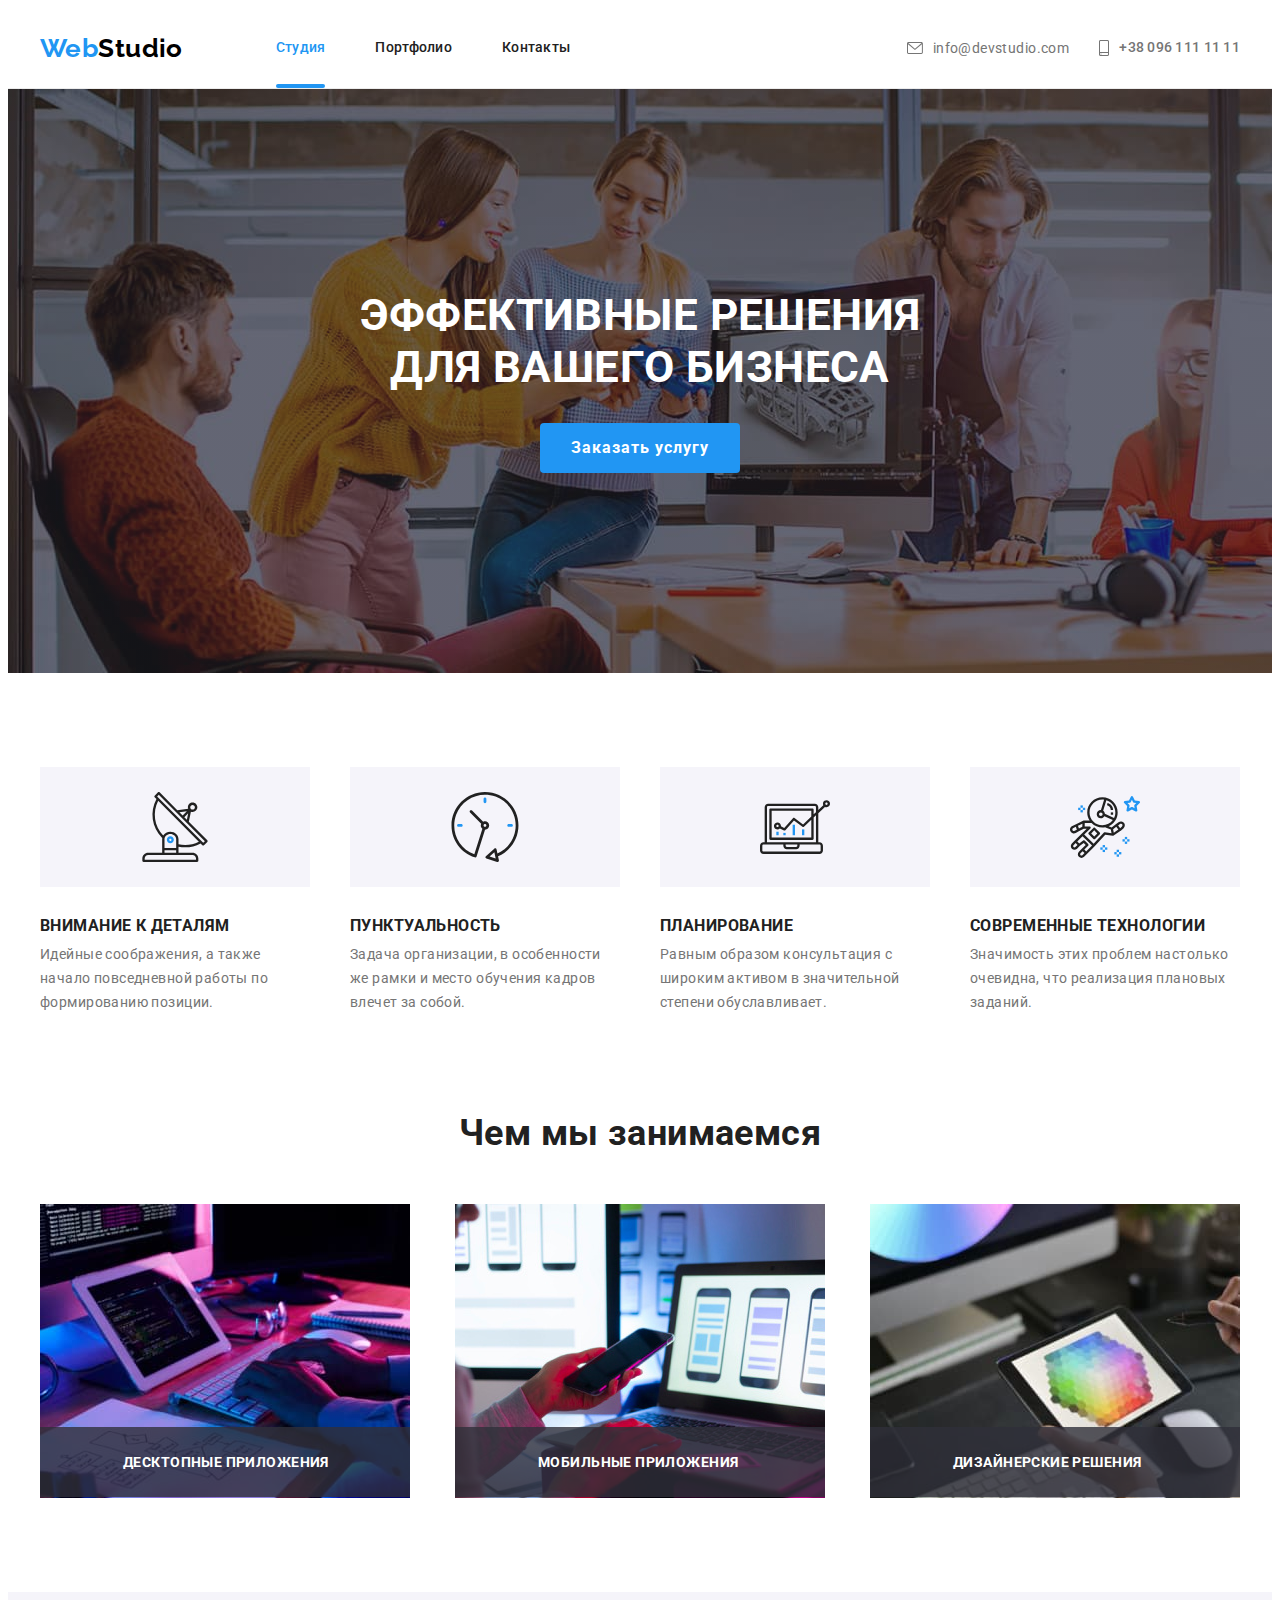
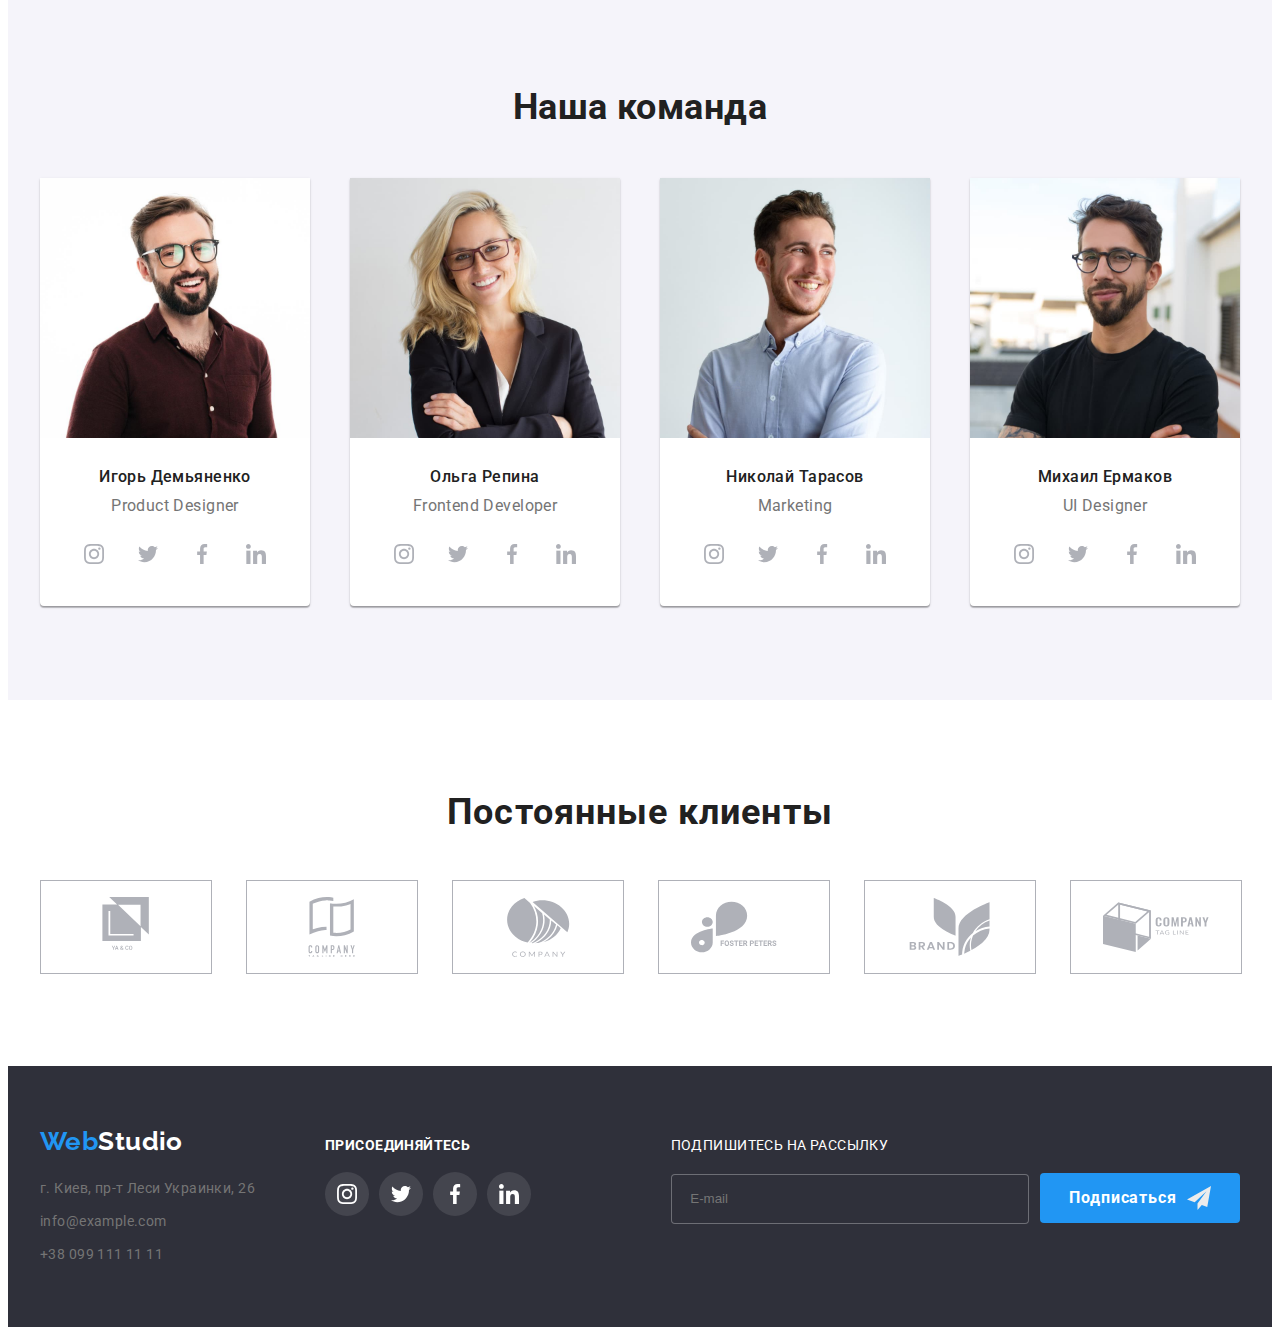
<file: index.html>
<!DOCTYPE html>
<html lang="ru">

<head>
    <meta charset="UTF-8">
    <meta http-equiv="X-UA-Compatible" content="IE=edge">
    <meta name="viewport" content="width=device-width, initial-scale=1.0">
    <title>Web Studio (Version 2.1)</title>
    <link
        href="https://fonts.googleapis.com/css2?family=Raleway:wght@700&family=Roboto:wght@400;500;700;900&display=swap"
        rel="stylesheet">
    <link rel="stylesheet" href="https://cdnjs.cloudflare.com/ajax/libs/modern-normalize/1.1.0/modern-normalize.min.css"
        integrity="sha512-wpPYUAdjBVSE4KJnH1VR1HeZfpl1ub8YT/NKx4PuQ5NmX2tKuGu6U/JRp5y+Y8XG2tV+wKQpNHVUX03MfMFn9Q=="
        crossorigin="anonymous" referrerpolicy="no-referrer" />
    <link rel="stylesheet" href="./css/styles.css" />
</head>

<body>

    <!--Header box-->
    <header class="header nav-head">
        <div class="container nav-head">

            <nav class="nav-container">

                <span class="web">Web<span class="studio">Studio</span></span>

                <ul class="nav">
                    <li class="item"><a href="index.html" class="link-accent">Студия</a></li>
                    <li class="item"><a href="portfolio.html" class="nav-link">Портфолио</a></li>
                    <li class="item"><a href="" class="nav-link">Контакты</a></li>
                </ul>

            </nav>

            <ul class="auth-nav">
                <li class="item"><a href="mailto:info@devstudio.com" class="hader-link">
                        <svg class="contact-icon-envelope" width="16" height="12">
                            <use href="./img/symbol-defs.svg#icon-envelope"></use>
                        </svg>info@devstudio.com</a>
                </li>
                <li class="item"><a href="tel:+380961111111" class="tel-link"><svg class="contact-icon-smartphone"
                            width="10" height="16">
                            <use href="./img/symbol-defs.svg#icon-smartphone"></use>
                        </svg>+38 096 111 11 11</a></li>
            </ul>
        </div>
    </header>

    <!--Main box-->
    <main>

        <!--Section of content 1-->

        <section class="main-section">
            <div class="container">
                <h1 class="heading">ЭФФЕКТИВНЫЕ РЕШЕНИЯ<br>ДЛЯ ВАШЕГО БИЗНЕСА</h1>

                <button type=button class="order-button" data-modal-open>Заказать услугу</button>

                <div class="backdrop is-hidden" data-modal>

                    <div class="modal">
                        <p class="non-txt"></p>
                        <button data-modal-close class="close-button"><svg class="close-icon" width="18px"
                                height="18px">
                                <use href="./img/symbol-defs.svg#icon-close-black"></use>
                            </svg></button>

                        <!-- Модальное окно -->

                        <form class="speaker-form">
                            <p class="collback">
                                Оставьте свои данные, мы вам перезвоним
                            </p>
                            <div class="form-field">
                                <label for="name">Имя</label>
                                <div class="form-box">

                                    <input class="form-input" type="text" name="name" id="name" autofocus /><svg
                                        class="icon-input" width="18px" height="18px">
                                        <use href="./img/symbol-defs.svg#icon-person-black"></use>
                                    </svg>
                                </div>
                            </div>

                            <div class="form-field">
                                <label for="tel">Телефон</label>
                                <div class="form-box">
                                    <input class="form-input" type="text" name="tel" id="tel" autocomplete="off"><svg
                                        class="icon-input" width="18px" height="18px">
                                        <use href="./img/symbol-defs.svg#icon-phone-black"></use>
                                    </svg>
                                </div>
                            </div>

                            <div class="form-field">
                                <label for="mail">Почта</label>
                                <div class="form-box">
                                    <input class="form-input" type="email" name="mail" id="mail"><svg class="icon-input"
                                        width="18px" height="18px">
                                        <use href="./img/symbol-defs.svg#icon-email-black"></use>
                                    </svg>
                                </div>
                            </div>
                            <div class="form-coment">
                                <label for="mail">Комментарий</label>
                                <textarea name="comment" id="comment" cols="30" rows="10" placeholder="Введите текст"
                                    class="text-area"></textarea>
                            </div>
                            <div class="form-policy">

                                <label class="label">
                                    <input class="form-input-check" type="checkbox" name="policy" />
                                    <span class="icon-check"></span>Соглашаюсь с рассылкой и принимаю
                                </label>
                                <a href="" class="contract">Условия договора</a>
                            </div>
                            <button type="submit" class="order-button">Отправить</button>
                        </form>
                    </div>
                </div>
            </div>
        </section>

        <!--Section of content 2-->
        <section class="section qualitie">
            <div class="container">
                <h2 hidden>Рабочие качества</h2>
                <ul class="section-content">
                    <li class="li-content">
                        <div class="icon-quality">
                            <svg class="worck-icon">
                                <use href="./img/symbol-defs.svg#icon-antenna"></use>
                            </svg>
                        </div>
                        <h3 class="worck-title">ВНИМАНИЕ К ДЕТАЛЯМ</h3>
                        <p class="worck-content">Идейные соображения, а также начало
                            повседневной работы по формированию
                            позиции.</p>
                    </li>

                    <li class="li-content">
                        <div class="icon-quality">
                            <svg class="worck-icon">
                                <use href="./img/symbol-defs.svg#icon-clock"></use>
                            </svg>
                        </div>
                        <h3 class="worck-title">ПУНКТУАЛЬНОСТЬ</h3>
                        <p class="worck-content">Задача организации, в особенности
                            же рамки и место обучения кадров
                            влечет за собой.</p>
                    </li>

                    <li class="li-content">
                        <div class="icon-quality">
                            <svg class="worck-icon">
                                <use href="./img/symbol-defs.svg#icon-diagram"></use>
                            </svg>
                        </div>
                        <h3 class="worck-title">ПЛАНИРОВАНИЕ</h3>
                        <p class="worck-content">Равным образом консультация с широким
                            активом в значительной степени
                            обуславливает.</p>
                    </li>

                    <li class="li-content">
                        <div class="icon-quality">
                            <svg class="worck-icon">
                                <use href="./img/symbol-defs.svg#icon-astronaut"></use>
                            </svg>
                        </div>
                        <h3 class="worck-title">СОВРЕМЕННЫЕ ТЕХНОЛОГИИ</h3>
                        <p class="worck-content">Значимость этих проблем настолько очевидна,
                            что реализация плановых
                            заданий.</p>
                    </li>
                </ul>
            </div>
        </section>

        <!--Section of content 3-->
        <section class="section">
            <div class="container">
                <h2 class="our-activities">Чем мы занимаемся</h2>
                <ul class="section-worck">

                    <li class="li-worck">
                        <div class="li-worck-title">Десктопные приложения</div>
                        <img src="./img/box1.jpg" width=370 alt="Человек работает на айпаде">
                    </li>

                    <li class="li-worck">
                        <div class="li-worck-title">Мобильные приложения</div>
                        <img src="./img/box2.jpg" width=370 alt="Человек  работает на лептопе и держит в руке телефон">
                    </li>

                    <li class="li-worck">
                        <div class="li-worck-title">Дизайнерские решения</div>
                        <img src="./img/box3.jpg" width=370 alt="Человек держит в руках айпад с выбором цветовой гаммы">
                    </li>
                </ul>
            </div>
        </section>

        <!--Section of content 4-->
        <section class="section section-color">
            <div class="container">
                <h2 class="our-activities">Наша команда</h2>

                <!--Список команды-->
                <ul class="our-team">

                    <!--Контент карточки-->
                    <li class="li-team">
                        <img src="img/foto1.jpg" width=270 alt="фото Игорь Демьяненко">
                        <div class="person-information">
                            <h3 class="worck-team">Игорь Демьяненко</h3>
                            <p class="person">Product Designer</p>
                        </div>

                        <!--Список ссылок соцсетей-->
                        <ul class="soc-icon">
                            <li class="soc-link">
                                <a href="" class="soc-link-box">
                                    <svg width="20" height="20" class="instagram">
                                        <use href="./img/symbol-defs.svg#icon-instagram"></use>
                                    </svg>
                                </a>
                            </li>
                            <li class="soc-link">
                                <a href="" class="soc-link-box">
                                    <svg width="20" height="20" class="instagram">
                                        <use href="./img/symbol-defs.svg#icon-twitter1"></use>
                                    </svg>
                                </a>
                            </li>

                            <li class="soc-link">
                                <a href="" class="soc-link-box">
                                    <svg width="20" height="20" class="instagram">
                                        <use href="./img/symbol-defs.svg#icon-facebook"></use>
                                    </svg>
                                </a>
                            </li>
                            <li class="soc-link">
                                <a href="" class="soc-link-box">
                                    <svg width="20" height="20" class="instagram">
                                        <use href="./img/symbol-defs.svg#icon-linkedin"></use>
                                    </svg>
                                </a>
                            </li>
                        </ul>
                    </li>

                    <li class="li-team">
                        <img src="img/foto2.jpg" width=270 alt="фото Ольга Репина">
                        <div class="person-information">
                            <h3 class="worck-team">Ольга Репина</h3>
                            <p class="person">Frontend Developer</p>
                        </div>
                        <!--Список ссылок соцсетей-->
                        <ul class="soc-icon">
                            <li class="soc-link">
                                <a href="" class="soc-link-box">
                                    <svg width="20" height="20" class="instagram">
                                        <use href="./img/symbol-defs.svg#icon-instagram"></use>
                                    </svg>
                                </a>
                            </li>
                            <li class="soc-link">
                                <a href="" class="soc-link-box">
                                    <svg width="20" height="20" class="instagram">
                                        <use href="./img/symbol-defs.svg#icon-twitter1"></use>
                                    </svg>
                                </a>
                            </li>

                            <li class="soc-link">
                                <a href="" class="soc-link-box">
                                    <svg width="20" height="20" class="instagram">
                                        <use href="./img/symbol-defs.svg#icon-facebook"></use>
                                    </svg>
                                </a>
                            </li>
                            <li class="soc-link">
                                <a href="" class="soc-link-box">
                                    <svg width="20" height="20" class="instagram">
                                        <use href="./img/symbol-defs.svg#icon-linkedin"></use>
                                    </svg>
                                </a>
                            </li>
                        </ul>
                    </li>

                    <li class="li-team">
                        <img src="img/foto3.jpg" width=270 alt="фото Николай Тарасов">
                        <div class="person-information">
                            <h3 class="worck-team">Николай Тарасов</h3>
                            <p class="person">Marketing</p>
                        </div>
                        <!--Список ссылок соцсетей-->
                        <ul class="soc-icon">
                            <li class="soc-link">
                                <a href="" class="soc-link-box">
                                    <svg width="20" height="20" class="instagram">
                                        <use href="./img/symbol-defs.svg#icon-instagram"></use>
                                    </svg>
                                </a>
                            </li>
                            <li class="soc-link">
                                <a href="" class="soc-link-box">
                                    <svg width="20" height="20" class="instagram">
                                        <use href="./img/symbol-defs.svg#icon-twitter1"></use>
                                    </svg>
                                </a>
                            </li>

                            <li class="soc-link">
                                <a href="" class="soc-link-box">
                                    <svg width="20" height="20" class="instagram">
                                        <use href="./img/symbol-defs.svg#icon-facebook"></use>
                                    </svg>
                                </a>
                            </li>
                            <li class="soc-link">
                                <a href="" class="soc-link-box">
                                    <svg width="20" height="20" class="instagram">
                                        <use href="./img/symbol-defs.svg#icon-linkedin"></use>
                                    </svg>
                                </a>
                            </li>
                        </ul>
                    </li>

                    <li class="li-team">
                        <img src="img/foto4.jpg" width=270 alt="фото Михаил Ермаков">
                        <div class="person-information">
                            <h3 class="worck-team">Михаил Ермаков</h3>
                            <p class="person">UI Designer</p>
                        </div>
                        <!--Список ссылок соцсетей-->
                        <ul class="soc-icon">
                            <li class="soc-link">
                                <a href="" class="soc-link-box">
                                    <svg width="20" height="20" class="instagram">
                                        <use href="./img/symbol-defs.svg#icon-instagram"></use>
                                    </svg>
                                </a>
                            </li>
                            <li class="soc-link">
                                <a href="" class="soc-link-box">
                                    <svg width="20" height="20" class="instagram">
                                        <use href="./img/symbol-defs.svg#icon-twitter1"></use>
                                    </svg>
                                </a>
                            </li>

                            <li class="soc-link">
                                <a href="" class="soc-link-box">
                                    <svg width="20" height="20" class="instagram">
                                        <use href="./img/symbol-defs.svg#icon-facebook"></use>
                                    </svg>
                                </a>
                            </li>
                            <li class="soc-link">
                                <a href="" class="soc-link-box">
                                    <svg width="20" height="20" class="instagram">
                                        <use href="./img/symbol-defs.svg#icon-linkedin"></use>
                                    </svg>
                                </a>
                            </li>
                        </ul>
                    </li>
                </ul>
            </div>
        </section>

        <!-- Section of content 5 -->
        <section class="container">
            <h2 class="clients">Постоянные клиенты</h2>
            <ul class="customers-list">
                <li class="customers">
                    <a href="" class="customers-link"><svg width="106" height="60">
                            <use href="./img/symbol-defs.svg#icon-group"></use>
                        </svg>
                    </a>
                </li>
                <li class="customers">
                    <a href="" class="customers-link"><svg width="106" height="60">
                            <use href="./img/symbol-defs.svg#icon-group2"></use>
                        </svg>
                    </a>
                </li>
                <li class="customers">
                    <a href="" class="customers-link"><svg width="106" height="60">
                            <use href="./img/symbol-defs.svg#icon-group3"></use>
                        </svg>
                    </a>
                </li>
                <li class="customers">
                    <a href="" class="customers-link"><svg width="106" height="60">
                            <use href="./img/symbol-defs.svg#icon-group4"></use>
                        </svg>
                    </a>
                </li>
                <li class="customers">
                    <a href="" class="customers-link"><svg width="106" height="60">
                            <use href="./img/symbol-defs.svg#icon-group5"></use>
                        </svg>
                    </a>
                </li>
                <li class="customers">
                    <a href="" class="customers-link"><svg width="106" height="60">
                            <use href="./img/symbol-defs.svg#icon-group6"></use>
                        </svg>
                    </a>
                </li>
            </ul>
        </section>

    </main>

    <!--Footer box-->
    <footer class="footer">
        <div class="container nav-foot">
            <div class="footer-contact-box">
                <span class="web-footer">Web<span class="studio-footer">Studio</span></span>

                <address class="address">
                    <ul class="ul-footer">
                        <li><a href="г.Киев,пр-тЛесиУкраинки,26" class="footer-adress">г. Киев, пр-т Леси Украинки,
                                26</a>
                        </li>
                        <li><a href="mailto:info@example.com" class="footer-contact">info@example.com</a></li>
                        <li><a href="tel:+380991111111" class="footer-tel">+38 099 111 11 11</a></li>
                    </ul>
                </address>
            </div>
            <div>
                <ul class="soc-icon-footer">

                    <li>
                        <h4 class="connect">присоединяйтесь</h4>

                        <!--Список ссылок соцсетей-->

                        <ul class="soc-icon">
                            <li class="soc-link">
                                <a href="" class="soc-link-footer">
                                    <svg width="20" height="20" class="instagram">
                                        <use href="./img/symbol-defs.svg#icon-instagram"></use>
                                    </svg>
                                </a>
                            </li>
                            <li class="soc-link">
                                <a href="" class="soc-link-footer">
                                    <svg width="20" height="20" class="instagram">
                                        <use href="./img/symbol-defs.svg#icon-twitter1"></use>
                                    </svg>
                                </a>
                            </li>

                            <li class="soc-link">
                                <a href="" class="soc-link-footer">
                                    <svg width="20" height="20" class="instagram">
                                        <use href="./img/symbol-defs.svg#icon-facebook"></use>
                                    </svg>
                                </a>
                            </li>
                            <li class="soc-link">
                                <a href="" class="soc-link-footer">
                                    <svg width="20" height="20" class="instagram">
                                        <use href="./img/symbol-defs.svg#icon-linkedin"></use>
                                    </svg>
                                </a>
                            </li>
                        </ul>
                    </li>
                </ul>
            </div>
            <div class="mail-form">
                <ul>
                    <li>
                        <label for="mail-name" class="mailing">Подпишитесь на рассылку</label>
                        <ul>
                            <li>
                                <input type="email" class="input-mail" name="name" id="mail-name"
                                    placeholder=" E-mail" />

                                <button type="submit" class="mail-button">Подписаться<svg width="24" height="24"
                                        class="send">
                                        <use href="./img/symbol-defs.svg#icon-icon-send"></use>
                                    </svg></button>
                            </li>
                        </ul>
                    </li>
                </ul>



            </div>
        </div>
    </footer>
    <script src="./js/modal.js"></script>
    <!-- <script>
        (() => {
            document
                .querySelector('.js-speaker-form')
                .addEventListener('submit', e => {
                    e.preventDefault();
                    new FormData(e.currentTarget).forEach((value, name) =>
                        console.log(`${name}: ${value}`),
                    );
                    e.currentTarget.reset();
                });
        })();
    </script> -->
</body>

</html>
</file>
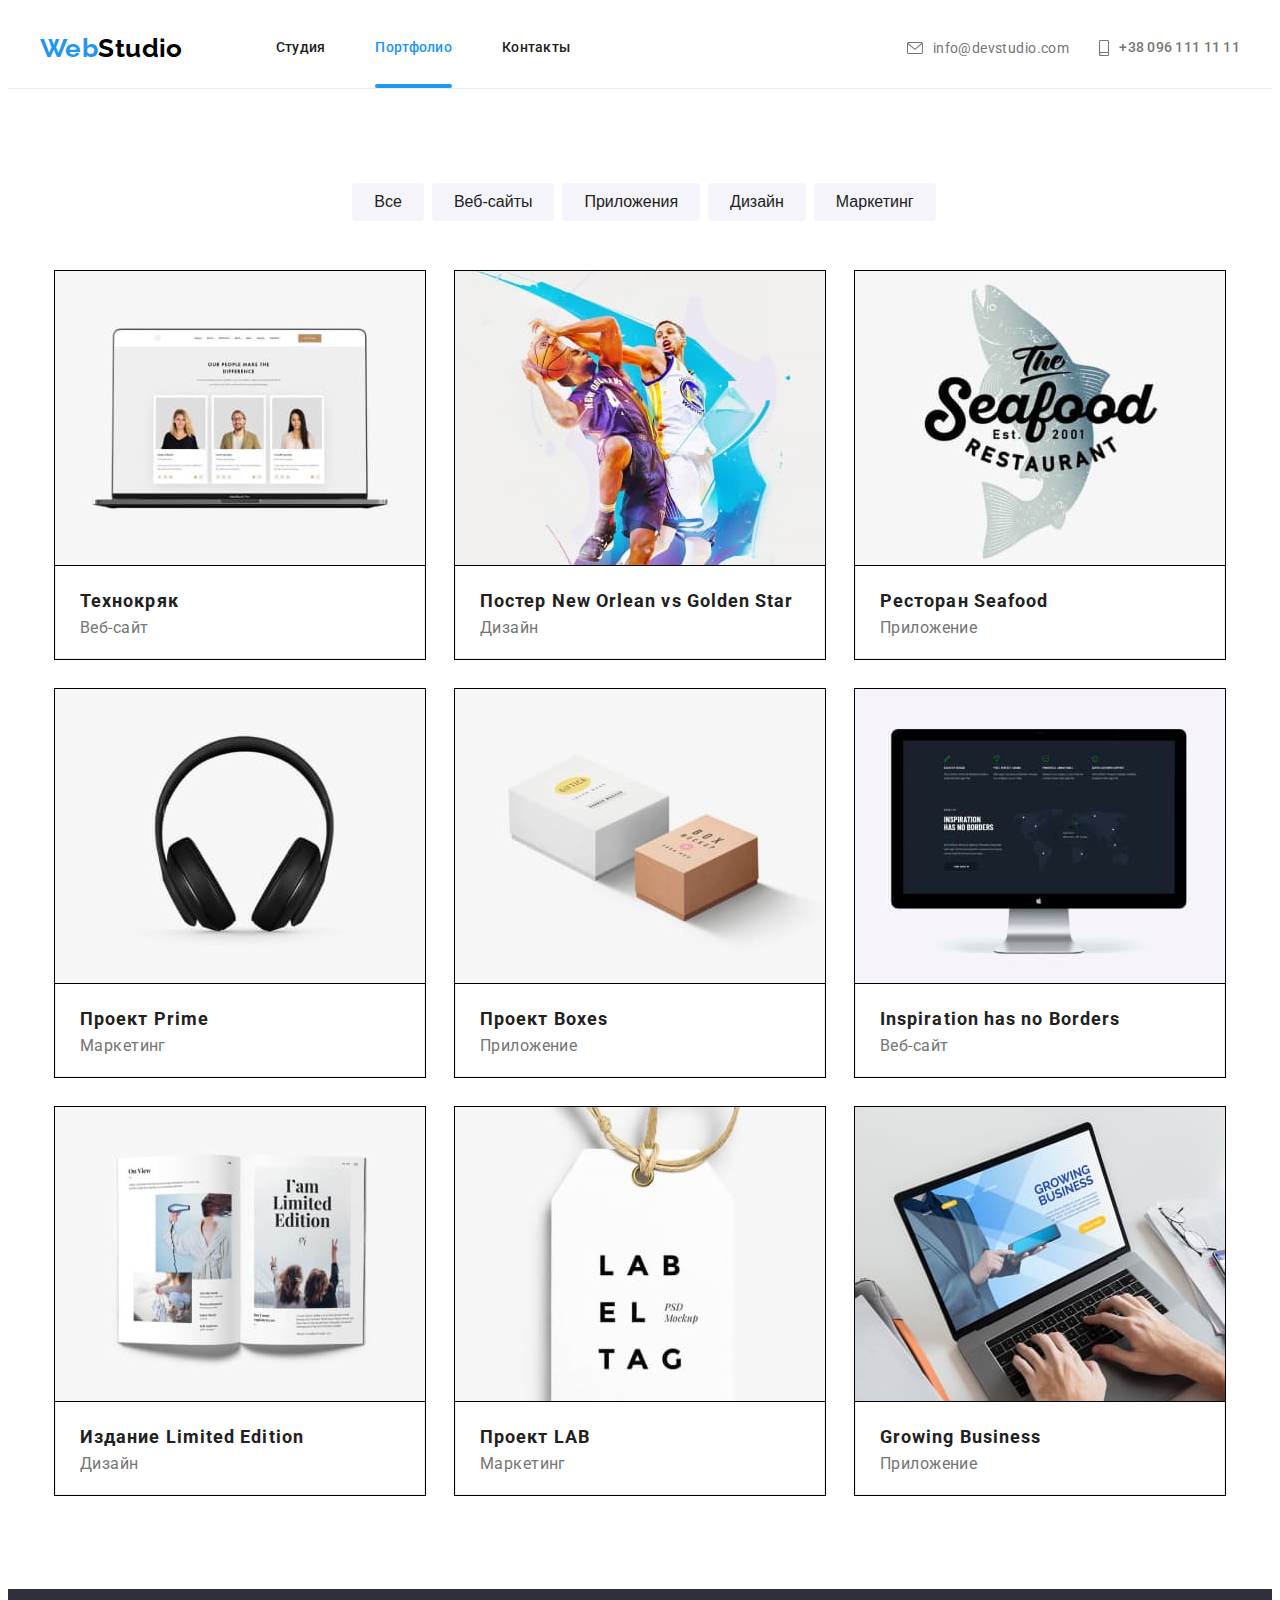
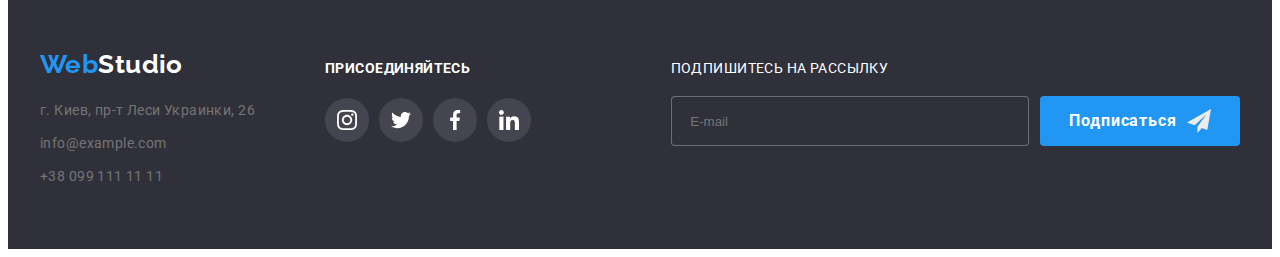
<file: portfolio.html>
<!DOCTYPE html>
<html lang="ru">
<head>
    <meta charset="UTF-8">
    <meta http-equiv="X-UA-Compatible" content="IE=edge">
    <meta name="viewport" content="width=device-width, initial-scale=1.0">
    <title>Portfolio</title>
    <link href="https://fonts.googleapis.com/css2?family=Raleway:wght@700&family=Roboto:wght@400;500;700;900&display=swap"
        rel="stylesheet">
        <link rel="stylesheet" href="https://cdnjs.cloudflare.com/ajax/libs/modern-normalize/1.1.0/modern-normalize.min.css"
            integrity="sha512-wpPYUAdjBVSE4KJnH1VR1HeZfpl1ub8YT/NKx4PuQ5NmX2tKuGu6U/JRp5y+Y8XG2tV+wKQpNHVUX03MfMFn9Q=="
            crossorigin="anonymous" referrerpolicy="no-referrer" />
    <link rel="stylesheet" href="./css/styles.css" />
</head>

<body>
    
<!--Header box-->
<header class="header nav-head">
    <div class="container nav-head">

        <nav class="nav-container">

            <span class="web">Web<span class="studio">Studio</span></span>

            <ul class="nav">
                <li class="item"><a href="index.html" class="nav-link">Студия</a></li>
                <li class="item"><a href="portfolio.html" class="link-accent">Портфолио</a></li>
                <li class="item"><a href="" class="nav-link">Контакты</a></li>
            </ul>

        </nav>

        <ul class="auth-nav">
            <li class="item"><a href="mailto:info@devstudio.com" class="hader-link">
                    <svg class="contact-icon-envelope" width="16" height="12">
                        <use href="./img/symbol-defs.svg#icon-envelope"></use>
                    </svg>info@devstudio.com</a>
            </li>
            <li class="item"><a href="tel:+380961111111" class="tel-link"><svg class="contact-icon-smartphone" width="10"
                        height="16">
                        <use href="./img/symbol-defs.svg#icon-smartphone"></use>
                    </svg>+38 096 111 11 11</a></li>
        </ul>
    </div>
</header>
 <main>
        <section class="section">
            <div class="container">
                  <h1 hidden >Список наших проектов</h1>
 <!--Список кнопок-->
            <ul class="filter">
                <li class="li-button"><button type=button class="button">Все</button></li>
                <li class="li-button"><button type=button class="button">Веб-сайты</button></li>
                <li class="li-button"><button type=button class="button">Приложения</button></li>
                <li class="li-button"><button type=button class="button">Дизайн</button></li>
                <li class="li-button"><button type=button class="button">Маркетинг</button></li>
            </ul>
<!--Список карточек-->
                    <h2 hidden >Основной контент</h2>

                <ul class="flex-contener">
                    <li class="flex-element">
                            <a href="" class="w-link">
                                <div class="product-box">
                                    <p class="worck-text">
                                        Технокряк это современная площадка распространения коронавируса.
                                        Компании используют эту платформу для цифрового
                                        шпионажа и атак на защищённые сервера конкурентов.
                                    </p>
                                    <img src="img/img.jpg" width=367 alt="Фотокарточки 3 штуки">
                                    
                                </div>
                                <div class="card">
                                    <h3 class="sub-title">Технокряк</h3>
                                    <p class="person">Веб-сайт</p>
                                </div>
                            </a>
                    </li>
                                    
                    <li class="flex-element">
                        <a href="" class="w-link">
                            <div class="product-box">
                            <p class="worck-text">Технокряк это современная площадка
                                 распространения коронавируса.
                                Компании используют эту платформу для цифрового
                                шпионажа и атак на защищённые сервера конкурентов.
                            </p>
                            <img src="img/img(1).jpg" width=367 alt="Игра в баскетболл">
                            </div>
                        <div class="card">
                        <h3 class="sub-title">Постер New Orlean vs Golden Star</h3>
                        <p class="person">Дизайн</p>  
                        </div>
                        </a>
                    </li>
        
                    <li class="flex-element">
                        <a href="" class="w-link">
                            <div class="product-box">
                                <p class="worck-text">Технокряк это современная площадка
                                    распространения коронавируса.
                                    Компании используют эту платформу для цифрового
                                    шпионажа и атак на защищённые сервера конкурентов.
                                </p>
                        <img src="img/img(2).jpg" width=367 alt="Логотип ресторана морепродуктов">
                        </div>
                        <div class="card">
                        <h3 class="sub-title">Ресторан Seafood</h3>
                        <p class="person">Приложение</p>
                        </div></a>
                    </li>
            
                    <li class="flex-element">
                        <a href="" class="w-link">
                            <div class="product-box">
                                <p class="worck-text">Технокряк это современная площадка
                                    распространения коронавируса.
                                    Компании используют эту платформу для цифрового
                                    шпионажа и атак на защищённые сервера конкурентов.
                                </p><img src="img/img(3).jpg" width=367 alt="Наушники">
                            </div>
                        <div class="card">
                        <h3 class="sub-title">Проект Prime</h3>
                        <p class="person">Маркетинг</p>
                        </div></a>
                    </li>

                    <li class="flex-element">
                        <a href="" class="w-link">
                            <div class="product-box">
                                <p class="worck-text">Технокряк это современная площадка
                                    распространения коронавируса.
                                    Компании используют эту платформу для цифрового
                                    шпионажа и атак на защищённые сервера конкурентов.
                                </p>
                                
                                <img src="img/img(4).jpg" width=367 alt="Две коробки">
                                
                             </div>
                        <div class="card">
                        <h3 class="sub-title">Проект Boxes</h3>
                        <p class="person">Приложение</p>
                        </div></a>
                    </li>
                    
                    <li class="flex-element">
                        <a href="" class="w-link">
                            <div class="product-box">
                                <p class="worck-text">Технокряк это современная площадка
                                    распространения коронавируса.
                                    Компании используют эту платформу для цифрового
                                    шпионажа и атак на защищённые сервера конкурентов.
                                </p><img src="img/img(5).jpg" width=367 alt="Монитор">
                                </div>
                        <div class="card">
                        <h3 class="sub-title">Inspiration has no Borders</h3>
                        <p class="person">Веб-сайт</p>               
                        </div></a>
                    <li class="flex-element">
                        <a href="" class="w-link">
                            <div class="product-box">
                                <p class="worck-text">Технокряк это современная площадка
                                    распространения коронавируса.
                                    Компании используют эту платформу для цифрового
                                    шпионажа и атак на защищённые сервера конкурентов.
                                </p><img src="img/img(6).jpg" width=367 alt="Журнал лимитед эдишен">
                                </div>
                        <div class="card">
                        <h3 class="sub-title">Издание Limited Edition</h3>
                        <p class="person">Дизайн</p>
                        </div></a>
                    </li>
                
                    <li class="flex-element">
                        <a href="" class="w-link">
                            <div class="product-box">
                                <p class="worck-text">Технокряк это современная площадка
                                    распространения коронавируса.
                                    Компании используют эту платформу для цифрового
                                    шпионажа и атак на защищённые сервера конкурентов.
                                </p><img src="img/img(7).jpg" width=367 alt="Стикер лаб">
                                </div>
                        <div class="card">
                        <h3 class="sub-title">Проект LAB</h3>
                        <p class="person">Маркетинг</p>
                        </div></a>
                    </li>
                    <li class="flex-element">
                        <a href="" class="w-link">
                            <div class="product-box">
                                <p class="worck-text">Технокряк это современная площадка
                                    распространения коронавируса.
                                    Компании используют эту платформу для цифрового
                                    шпионажа и атак на защищённые сервера конкурентов.
                                </p><img src="img/img(8).jpg" width=367 alt="лептоп">
                                </div>
                        <div class="card">
                        <h3 class="sub-title">Growing Business</h3>
                        <p class="person">Приложение</p>
                        </div></a>
                    </li>
                </ul>
            </div>
          </section>
            </main>

    <!--Footer box-->
<footer class="footer">
    <div class="container nav-foot">
        <div class="footer-contact-box">
            <span class="web-footer">Web<span class="studio-footer">Studio</span></span>

            <address class="address">
                <ul class="ul-footer">
                    <li><a href="г.Киев,пр-тЛесиУкраинки,26" class="footer-adress">г. Киев, пр-т Леси Украинки, 26</a>
                    </li>
                    <li><a href="mailto:info@example.com" class="footer-contact">info@example.com</a></li>
                    <li><a href="tel:+380991111111" class="footer-tel">+38 099 111 11 11</a></li>
                </ul>
            </address>
        </div>
        <div class="footer-contact-icon">
            <ul class="soc-icon-footer">

                <li>
                    <h4 class="connect">присоединяйтесь</h4>

                    <!--Список ссылок соцсетей-->

                    <ul class="soc-icon-foot">
                        <li class="soc-link">
                            <a href="" class="soc-link-footer">
                                <svg width="20" height="20" class="instagram">
                                    <use href="./img/symbol-defs.svg#icon-instagram"></use>
                                </svg>
                            </a>
                        </li>
                        <li class="soc-link">
                            <a href="" class="soc-link-footer">
                                <svg width="20" height="20" class="instagram">
                                    <use href="./img/symbol-defs.svg#icon-twitter1"></use>
                                </svg>
                            </a>
                        </li>

                        <li class="soc-link">
                            <a href="" class="soc-link-footer">
                                <svg width="20" height="20" class="instagram">
                                    <use href="./img/symbol-defs.svg#icon-facebook"></use>
                                </svg>
                            </a>
                        </li>
                        <li class="soc-link">
                            <a href="" class="soc-link-footer">
                                <svg width="20" height="20" class="instagram">
                                    <use href="./img/symbol-defs.svg#icon-linkedin"></use>
                                </svg>
                            </a>
                        </li>
                    </ul>
                </li>
            </ul>
        </div>
        <div class="mail-form">
            <ul>
                <li>
                    <label for="name" class="mailing">Подпишитесь на рассылку</label>
                    <ul>
                        <li>
                            <input type="email" class="input-mail" name="name" id="name" placeholder=" E-mail" />

                            <button type="submit" class="mail-button">Подписаться<svg width="24" height="24"
                                    class="send">
                                    <use href="./img/symbol-defs.svg#icon-icon-send"></use>
                                </svg></button>
                        </li>
                    </ul>
                </li>
            </ul>
        </div>
    </div>
</footer>
</body>
</html>
</file>
<file: css/styles.css>
/* Палитра цветов */
:root {
  --main-txt-color: #212121;
  --body-color: #ffffff;
  --txt-color: #757575;
  --heder-link-color: #2196f3;
  --logo-footer-color: #000000;
  --section1-background-color: #2f303a;
  --footer-link-color: rgb(255, 255, 255, 0.6);
  --section2-background-color: #ececec;
  --section-background-color: #f5f4fa;
  --activity-color: #ff0000;
  --border-color: rgb(175, 177, 184);
  --color-opacity: rgba(0, 0, 0, 0.2);
  --circle-coloir: rgba(0, 0, 0, 0.1);
  --worck-card-color: rgba(47, 48, 58, 0.8);
  --worck-color: rgba(33, 150, 243, 0.9);
  --mail-border-color: rgba(255, 255, 255, 0.3);
  --contact-border-color: rgba(33, 33, 33, 0.2);
}
/* Убирает точки */
ul {
  list-style: none;
  margin: 0;
  padding: 0;
}
h1,
h2,
h3,
h4,
h5,
h6,
p {
  margin: 0;
  padding: 0;
}

/* Задает цвет основному шрифту */
body {
  color: var(--txt-color);
  font-family: Roboto, sans-serif;
  font-size: 14px;
  letter-spacing: 0.03em;
  background: var(--body-color);
}
/* Убирает подчеркивание */
/* Превращает в блочный элемент и убирает зазоры картинок- ссылок */
a {
  text-decoration: none;
  display: block;
  display: grid;
}
.container {
  width: 1200px;
  margin-right: auto;
  margin-left: auto;
  padding-left: 15px;
  padding-right: 15px;
}
.nav-head {
  display: flex;
  align-items: center;
}

/* Стилизация хедера nav */
.header {
  max-width: 1600px;
  height: 80px;
  margin-left: auto;
  margin-right: auto;

  /* Установит стили нинжней рамки */
  border-bottom-width: 1px;
  border-bottom-style: solid;
  border-bottom-color: var(--section2-background-color);
}
.auth-nav {
  display: flex;
  margin-left: auto;
  align-items: center;
  list-style: none;
}

.link-box {
  margin-left: auto;
}
.nav-container {
  display: flex;
  align-items: center;
}
.logo {
  color: var(--logo-footer-color);
  font-family: raleway, sans-serif;
  font-size: 26px;
  line-height: 1.19;
  font-weight: 700;
  text-decoration: none;
}
.nav-link {
  color: var(--main-txt-color);
  line-height: 1.14;
  letter-spacing: 0.02em;
  font-weight: 500;
  padding-top: 32px;
  padding-bottom: 32px;
  transition: background-color 250ms, cubic-bezier(0.4, 0, 0.2, 1) 250ms;
}
.link-accent {
  padding-top: 32px;
  padding-bottom: 32px;
  color: var(--heder-link-color);
  line-height: 1.14;
  letter-spacing: 0.02em;
  font-weight: 500;
  position: relative;
  display: block;
}
.link-accent::after {
  content: "";
  position: absolute;
  bottom: 0;
  display: block;
  width: 100%;
  height: 4px;
  border-radius: 2px;
  background-color: var(--heder-link-color);
}
.link-accent:hover::after {
  /* прозрачность */
  opacity: 1;
  /* на сколько растянуться 1 это-100% ширины */
  transform: scaleX(1);
}
/* Стилизация хедера контакты */
.tel-link {
  line-height: 1.14;
  letter-spacing: 0.02em;
  font-weight: 500;
  fill: var(--txt-color);
  color: currentColor;
  display: flex;
  align-items: center;
  transition: background-color 250ms, cubic-bezier(0.4, 0, 0.2, 1) 250ms;
}
.hader-link {
  fill: var(--txt-color);
  margin-right: 30px;
  color: currentColor;
  display: flex;
  align-items: center;
  /* задержка */
  transition: background-color 250ms, cubic-bezier(0.4, 0, 0.2, 1) 250ms;
}
.contact-icon-envelope {
  margin-right: 10px;
}
.contact-icon-smartphone {
  margin-right: 10px;
}

/* Псевдоэлементы ссылок */

.tel-link:hover,
.tel-link:focus,
.nav-link:hover,
.nav-link:focus,
.hader-link:hover,
.hader-link:focus {
  color: var(--heder-link-color);
  fill: var(--heder-link-color);
}

.footer-adress:hover,
.footer-adress:focus {
  color: var(--body-color);
}
.footer-tel:hover,
.footer-contact:hover,
.footer-contact:focus {
  color: var(--footer-link-color);
}
/* подсветка ссылки при активации */
.footer-adress:active,
.footer-contact:active,
.tel-link:active,
.nav-link:active {
  color: var(--activity-color);
}

/* Стилизация кнопок */
.order-button {
  background-color: var(--heder-link-color);
  color: var(--sub-txt-color);
  cursor: pointer;
  font-family: inherit;
  font-size: 16px;
  line-height: 1.87;
  text-align: center;
  letter-spacing: 0.06em;
  font-weight: 700;
  width: 200px;
  height: 50px;
  margin-left: auto;
  margin-right: auto;
  border-radius: 4px;
  border: none;
}

.button:hover,
.button:focus {
  background-color: var(--heder-link-color);
  color: var(--body-color);
  box-shadow: 0px 4px 4px 0px #00000040;
}
.button {
  color: var(--main-txt-color);
  background-color: var(--section-background-color);
  font-size: 16px;
  line-height: 1.62;
  font-weight: 400;
  cursor: pointer;
  border-radius: 4px;
  padding: 6px 22px;
  border: none;
  transition: background-color 250ms, cubic-bezier(0.4, 0, 0.2, 1) 250ms;
}
/* Стилизация секция 1 */
.main-section {
  max-width: 1600px;
  background-color: var(--section1-background-color);
  background-image: linear-gradient(
      rgba(47, 48, 58, 0.4),
      rgba(47, 48, 58, 0.4)
    ),
    url(../img/hero.jpg);

  text-align: center;
  color: var(--body-color);
  padding-top: 200px;
  padding-bottom: 200px;
  margin-left: auto;
  margin-right: auto;
}

.heading {
  color: var(--sub-txt-color);
  font-size: 44px;
  margin-top: 0px;
  margin-bottom: 30px;
}
.main-heading {
  font-size: 44px;
  font-weight: 900;
  line-height: 1.36;
  letter-spacing: 0.06em;
}
/* Стилизация секция 2 */
.worck-title {
  line-height: 1.14;
  font-weight: 700;
  color: var(--main-txt-color);
  height: 16px;
  margin-top: 0px;
  margin-bottom: 10px;
}
.worck-content {
  line-height: 1.71;
  margin-top: 0px;
  margin-bottom: 0px;
  height: 75px;
}
.section-box {
  display: flex;
  flex-direction: column;
  width: 1170px;
  height: 101px;

  margin-left: auto;
  margin-right: auto;
  margin-bottom: 94px;
}
.section {
  max-width: 1600px;
  margin-left: auto;
  margin-right: auto;
  padding-top: 94px;
  padding-bottom: 94px;
}
.qualitie {
  padding-bottom: 0px;
}
.li-content {
  width: 270px;
}
.section-content {
  display: flex;
  justify-content: space-between;
}
.section-content .li-content + .li-content {
  margin-left: 30px;
}
/* Стилизация секция 3*/
.our-activities {
  font-weight: 700;
  font-size: 36px;
  line-height: 1.17;
  color: var(--main-txt-color);
  margin-top: 0px;
  margin-bottom: 50px;
  text-align: center;
}
.section-worck .li-worck + .li-worck {
  margin-left: 30px;
}
.li-worck::before {
  display: inline-block;
  position: absolute;
  content: "";
  width: 370px;
  height: 70px;
  background-color: var(--worck-card-color);
  transform: translatey(223px);
}
.section-worck {
  display: flex;
  justify-content: space-between;
}
.li-worck-title {
  position: absolute;
  font-family: Roboto;
  font-size: 14px;
  line-height: 1.14;
  letter-spacing: 0.03em;
  color: var(--body-color);
  text-transform: uppercase;
  padding-top: 251px;
  padding-left: 83px;
  font-weight: 700;
}

/* Стилизация секция 4 */
.section-color {
  background-color: var(--section-background-color);
}
.worck-team {
  font-size: 16px;
  line-height: 1.18;
  font-weight: 500;
  color: var(--main-txt-color);
  margin-top: 0;
  margin-bottom: 10px;
}
.person {
  font-size: 16px;
  line-height: 1.18;
  color: var(--txt-color);
  margin: 0 0 0 0;
}
.person-information {
  padding-top: 30px;
  padding-bottom: 0px;
}

.our-team {
  display: flex;
  justify-content: space-between;
}
.teamsection-box {
  display: flex;
  margin-bottom: 94px;
  margin-top: auto;
}
.end-section {
  display: flex;
  flex-direction: column;
  padding-top: 94px;
}

.li-team {
  width: 270px;
  background-color: var(--body-color);
  text-align: center;
  box-shadow: 0px 1px 3px rgba(0, 0, 0, 0.12), 0px 1px 1px rgba(0, 0, 0, 0.14),
    0px 2px 1px rgba(0, 0, 0, 0.2);
  border-radius: 0px 0px 4px 4px;
}

img {
  display: block;
  width: 100%;
  height: auto;
}

/* Стилизация футера */
.footer-contact {
  color: var(--txt-color);
  line-height: 1.71;
  letter-spacing: 0.03em;
  font-weight: 400;
  font-style: normal;
  margin-bottom: 9px;
  transition: background-color 250ms, cubic-bezier(0.4, 0, 0.2, 1) 250ms;
}
.footer-tel {
  color: var(--txt-color);
  line-height: 1.71;
  letter-spacing: 0.03em;
  font-weight: 400;
  font-style: normal;
  transition: background-color 250ms, cubic-bezier(0.4, 0, 0.2, 1) 250ms;
}
.footer-adress {
  color: var(--txt-color);
  line-height: 1.71;
  letter-spacing: 0.03em;
  font-weight: 400;
  font-style: normal;
  margin-bottom: 9px;
  transition: background-color 250ms, cubic-bezier(0.4, 0, 0.2, 1) 250ms;
}
.footer-contact-box {
  margin-right: 70px;
}
.footer {
  padding-top: 60px;
  padding-bottom: 60px;
  background-color: var(--section1-background-color);
}
.adress {
  width: 231px;
  height: 81px;
  padding-bottom: 60px;
}
.nav-foot {
  display: flex;
  align-items: baseline;
}

/* Вторая страница */
/* Задает цвет заголовку */
/* .main-title {
  color: var(--main-txt-color);
} */
.sub-title {
  font-size: 18px;
  line-height: 2;
  letter-spacing: 0.06em;
  font-weight: 700;
  color: var(--main-txt-color);
  margin-top: 0;
  padding-top: 18px;
}
.web {
  color: var(--heder-link-color);
  font-family: raleway, sans-serif;
  font-size: 26px;
  line-height: 1.19;
  font-weight: 700;
  text-decoration: none;
  /* display: flex; */
}
.studio {
  color: var(--logo-footer-color);
  font-family: raleway, sans-serif;
  font-size: 26px;
  line-height: 1.19;
  font-weight: 700;
  text-decoration: none;
}
.studio-footer {
  color: var(--body-color);
  font-family: raleway, sans-serif;
  font-size: 26px;
  line-height: 1.19;
  font-weight: 700;
  text-decoration: none;
}
.web-footer {
  color: var(--heder-link-color);
  font-family: raleway, sans-serif;
  font-size: 26px;
  line-height: 1.19;
  font-weight: 700;
  text-decoration: none;
  display: flex;
  margin-bottom: 20px;
}
.nav {
  display: flex;
  margin-left: 93px;
}
.nav .item + .item {
  margin-left: 50px;
}

/* СПИСОК */
.test-contener {
  width: 1170px;
  height: 1350px;
  margin-left: auto;
  margin-right: auto;
}

.flex-contener {
  display: flex;
  flex-wrap: wrap;
  justify-content: center;
}

.flex-element {
  width: 370px;
  background-color: var(--sub-txt-color);
  margin-right: 30px;
  margin-bottom: 30px;
  transition: background-color 250ms, cubic-bezier(0.4, 0, 0.2, 1) 250ms;
}

.flex-element:hover,
.flex-element:focus {
  box-shadow: 1px 4px 6px 0px #00000029, 0px 4px 4px 0px #0000000f,
    0px 1px 1px 0px #0000001f;
}
.flex-element:nth-child(3n) {
  margin-right: 0px;
}
.flex-element:nth-last-child(-n + 3) {
  margin-bottom: 0px;
}

.filter {
  display: flex;
  justify-content: center;
  margin-bottom: 50px;
  margin-left: auto;
  margin-right: auto;
}
.li-button {
  margin-left: 8px;
}
.card {
  padding-left: 24px;
  padding-bottom: 20px;
  outline: 1px solid black;

  /* Установит стили нинжней рамки */
  border-bottom-width: 1px;
  border-bottom-style: solid;
  border-bottom-color: var(--section2-background-color);

  border-right-style: solid;
  border-right-width: 1px;
  border-right-color: var(--section2-background-color);

  border-left-style: solid;
  border-left-width: 1px;
  border-left-color: var(--section2-background-color);
}
.icon {
  width: 270px;
  height: 120px;
  background-color: var(--section-background-color);
  margin-bottom: 30px;
}
.customers {
  width: 170px;
  height: 92px;

  border-radius: 4px;
  fill: var(--border-color);
}
.customers-list {
  display: flex;
  justify-content: space-between;
  margin-bottom: 94px;
}
.clients {
  color: var(--main-txt-color);
  text-align: center;
  font-family: Roboto;
  font-size: 36px;
  line-height: 1.16em;
  line-height: 100%;
  letter-spacing: 0.03em;
  padding-bottom: 50px;
  padding-top: 94px;
  margin: 0px;
}
.icon-quality {
  width: 270px;
  height: 120px;
  background-color: var(--section-background-color);
  margin-bottom: 30px;
  display: flex;
  justify-content: center;
}

.worck-icon {
  width: 70px;
}
.soc-icon-foot {
  display: flex;
  width: 206px;
  height: 44px;
  margin-top: 20px;
  justify-content: space-between;
}
.soc-icon {
  display: flex;
  width: 206px;
  height: 44px;
  margin-top: 16px;
  margin-right: auto;
  margin-left: auto;
  margin-bottom: 30px;
  justify-content: space-between;
}

.soc-link {
  width: 44px;
  height: 44px;
  border-radius: 50%;
  display: flex;
}
.instagram {
  background-size: 20px;
}
.soc-link-box {
  width: 44px;
  height: 44px;
  display: flex;
  justify-content: center;
  align-items: center;
  fill: var(--border-color);
  border-radius: 50%;
  transition: background-color 250ms, cubic-bezier(0.4, 0, 0.2, 1) 250ms;
}
.soc-link-box:hover,
.soc-link-box:focus {
  background-color: var(--heder-link-color);
  fill: var(--body-color);
  border-radius: 50%;
}
.soc-icon-footer {
  display: flex;
  justify-content: center;
}
.soc-linc-footer:nth-child(4n + 1) {
  margin-left: 0px;
}
.fuut-icon {
  display: flex;
}
.connect {
  font-family: Roboto;
  font-size: 14px;
  line-height: 1.4;
  letter-spacing: 0.03em;
  color: var(--body-color);
  font-style: normal;
  text-transform: uppercase;
  transition: background-color 250ms, cubic-bezier(0.4, 0, 0.2, 1) 250ms;
}
.customers-link {
  width: 170px;
  height: 92px;
  fill: var(--border-color);
  margin: auto;
  padding: 0;
  border: 1px solid var(--border-color);
  display: flex;
  justify-content: center;
  align-items: center;
  transition: background-color 250ms, cubic-bezier(0.4, 0, 0.2, 1) 250ms;
}
.customers-link:hover,
.customers-link:focus {
  fill: var(--heder-link-color);
  border: 1px solid var(--heder-link-color);
  border-radius: 4px;
}
.soc-link-footer {
  width: 44px;
  height: 44px;
  display: flex;
  justify-content: center;
  align-items: center;
  fill: var(--body-color);
  transition: background-color 250ms, cubic-bezier(0.4, 0, 0.2, 1) 250ms;
  border-radius: 50%;
  background-color: rgb(255, 255, 255, 0.1);
  display: flex;
}
.soc-link-footer:hover,
.soc-link-footer:focus {
  background-color: var(--heder-link-color);
  fill: var(--body-color);
  border-radius: 50%;
}
.non-txt {
  margin: 0;
  padding: 0;
}
.close-button {
  width: 30px;
  height: 30px;
  box-shadow: 0px 2px 1px 0px rgba(0, 0, 0, 0.2),
    0px 1px 1px 0px rgba(0, 0, 0, 0.14), 0px 1px 3px 0px rgba(0, 0, 0, 0.12);
  background-color: var(--body-color);
  border-color: var(--circle-coloir);
  border-radius: 50%;
  border-width: 1px;
  padding: 0;
  background-repeat: no-repeat;
  background-position: center;
  /* смещение иконки при ховере */
  transform: translateX(241px);
  margin-top: 8px;
}
.close-button:hover,
.close-button:focus {
  fill: var(--heder-link-color);
  transition: background-color 250ms, cubic-bezier(0.4, 0, 0.2, 1) 250ms;
}
.close-icon {
  margin-top: 5px;
}
.close-button:hover,
.close-button:focus {
  cursor: pointer;
}
.mail-form {
  margin-left: auto;
}
.input-mail {
  box-sizing: border-box;
  width: 358px;
  height: 50px;
  background-color: var(--section1-background-color);
  padding-left: 15px;
  border-radius: 4px;
  border: 1px solid var(--mail-border-color);
  margin-top: 20px;
  margin-right: 8px;
  color: var(--body-color);
}
.mailing {
  font-family: Roboto;
  font-style: bold;
  font-size: 14px;
  line-height: 1.14;
  letter-spacing: 0.03em;
  color: var(--body-color);
  font-style: normal;
  text-transform: uppercase;
}

.mail-button {
  background-color: var(--heder-link-color);
  color: var(--body-color);
  cursor: pointer;
  font-family: Roboto;
  font-style: bold;
  font-size: 16px;
  line-height: 1.87;
  text-align: center;
  letter-spacing: 0.06em;
  font-weight: 700;
  width: 200px;
  height: 50px;
  margin-left: auto;
  margin-right: auto;
  border-radius: 4px;
  border: none;
  vertical-align: center;
}
/* Модальное окно */
.backdrop {
  position: fixed;
  top: 0;
  left: 0;
  width: 100%;
  height: 100%;
  background-color: var(--color-opacity);
  z-index: 1;

  /* Анимация появления модалки */
  opacity: 1;
  visibility: visible;
  transition: opacity 250ms cubic-bezier(0.4, 0, 0.2, 1);
}

.backdrop.is-hidden {
  opacity: 0;
  pointer-events: none;
  visibility: inherit;
}
/* ____________________________________состояние модалки когда она спрятана */
/* скеил- показывает, откуда на нас будет выезжать окно */
.backdrop.is-hidden .modal {
  transform: translate(-50%, -50%) scale(0.5);
}
/* ____________________________________состояние модалки когда она спрятана */
/*_____________________________________________ это состояние, когда окно показано */
.modal {
  position: absolute;
  top: 50%;
  left: 50%;
  min-height: 581px;
  min-width: 528px;
  border-radius: 4px;
  box-shadow: 0px 4px 4px 0px rgba(0, 0, 0, 0.25);
  background-color: var(--body-color);
  transform: translate(-50%, -50%) scale(1);
  transition: transform 250ms cubic-bezier(0.4, 0, 0.2, 1);
}
/*_____________________________________________ это состояние, когда окно показано */
.form {
  width: 528px;
  height: 581px;
  padding: 0;
}
.form-field {
  width: 528px;
  height: 58px;
  display: flex;
  flex-direction: column;
  margin-left: 0;
  margin-right: 0;
  margin-bottom: 10px;
  text-align: start;
  font-family: Roboto;
  font-style: Regular;
  font-size: 12px;
  line-height: 1.16;
  letter-spacing: 0.01em;
  color: var(--txt-color);
}
.form-box {
  outline: 1px solid var(--contact-border-color);
  width: 448px;
  height: 40px;
  border-radius: 4px;
  margin-left: 40px;
}
.form-box:hover,
.form-box:focus {
  fill: var(--heder-link-color);
  outline: 1px solid var(--heder-link-color);
  transition: background-color 250ms, cubic-bezier(0.4, 0, 0.2, 1) 250ms;
}
.form-field input {
  box-sizing: border-box;
  width: 448px;
  height: 40px;

  border: none;
  border-radius: 4px;
}

.form-field label {
  margin-bottom: 4px;
  margin-left: 40px;
}
.text-area {
  margin-left: 40px;
  margin-right: 40px;
  border-radius: 4px;
  padding-left: 16px;
  padding-top: 12px;
  border: none;
  outline: 1px solid var(--contact-border-color);
}
.text-area:hover,
.text-area:focus {
  fill: var(--heder-link-color);
  outline: 1px solid var(--heder-link-color);
  transition: background-color 250ms, cubic-bezier(0.4, 0, 0.2, 1) 250ms;
}
.form-coment {
  width: 528px;
  height: 138px;
  display: flex;
  flex-direction: column;
  margin-left: 0;
  margin-right: 0;
  margin-bottom: 20px;
  text-align: start;
  font-family: Roboto;
  font-style: Regular;
  font-size: 12px;
  line-height: 1.16;
  letter-spacing: 0.01em;
  color: var(--txt-color);
}
.form-coment input {
  width: 448px;
  height: 120px;
}
.form-coment label {
  margin-bottom: 4px;
  margin-left: 40px;
}
.form-policy {
  width: 528px;
  height: 24px;
  margin-bottom: 30px;
  display: flex;
  align-items: center;
  font-family: Roboto;
  font-style: Regular;
  font-size: 14px;
  line-height: 1.71;
  letter-spacing: 0.03em;
  color: var(--txt-color);
}
.check .terms {
  color: var(--heder-link-color);
  text-decoration: underline;
}
.terms:hover {
  cursor: pointer;
}
.form-policy input {
  width: 16px;
  height: 15px;
  margin-right: 8.38px;
  margin-left: 52px;
  appearance: none;
  position: absolute;
}
.collback {
  font-family: Roboto;
  font-style: bold;
  font-size: 20px;
  line-height: 1.15;
  letter-spacing: 0.03em;
  color: var(--main-txt-color);
  margin-bottom: 12px;
}
.send {
  margin-left: 10px;
  margin-bottom: -7px;
  fill: var(--section2-background-color);
}
.contract {
  color: var(--heder-link-color);
  text-decoration: underline;
  margin-left: 4px;
}
.icon-input {
  position: absolute;
  margin-left: -436px;
  margin-top: 11px;
}
.policy-input {
  position: absolute;
  width: 12px;
  height: 12px;
  margin-left: 54px;
}
.product-box {
  width: 370px;
  height: 294px;
  display: inline-block;
  position: relative;
  overflow: hidden;
  top: 0;
  left: 0;
  margin: 0;
  outline: 1px solid black;
}
.label {
  display: flex;
  align-items: center;
}
.icon-check {
  display: inline-block;
  width: 16px;
  height: 15px;
  outline: 2px solid black;
  background-color: var(--body-color);
  margin-right: 7px;
  margin-left: 54px;
  border-radius: 2px;
}
.form-input {
  border: none;
  outline: 1px solid var(--contact-border-color);
  padding-left: 42px;
}
.form-input-check {
  border: none;
  outline: none;
  padding-left: 42px;
}
.form-input-check:checked + .icon-check {
  background-image: url(../img/iconcheck.svg);
  width: 16px;
  height: 15px;
  outline: 2px solid white;
}
.worck-text {
  height: 294px;
  position: absolute;
  content: "";
  padding-left: 24px;
  padding-top: 63px;
  padding-right: 24px;
  display: inline-block;
  top: 0;
  left: 0;
  opacity: 0;
  color: var(--body-color);
  background-color: var(--worck-color);
  margin: 0;
  font-family: Roboto;
  font-size: 18px;
  line-height: 1.55;
  transform: translateY(296px);
  transition-duration: 250ms;
}
.flex-element:hover .worck-text {
  transform: translateY(0);
  transition: transform 250ms cubic-bezier(0.4, 0, 0.2, 1);
  opacity: 1;
}
</file>
